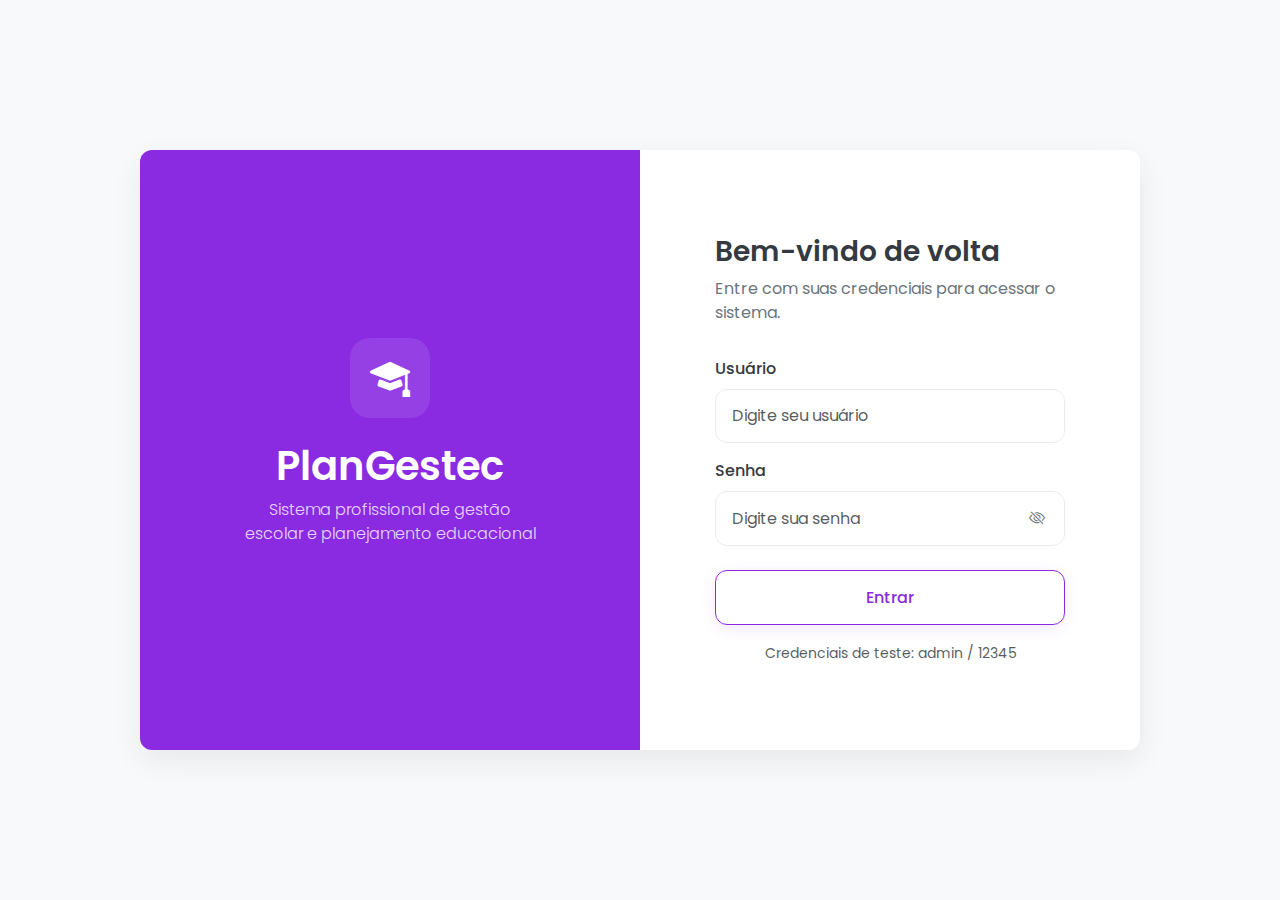
<file: index.html>
<!DOCTYPE html>
<html lang="pt-BR">
<head>
    <meta charset="UTF-8">
    <meta name="viewport" content="width=device-width, initial-scale=1.0">
    <title>Painel de Gestão Escolar v8</title>
    <link href="https://cdn.jsdelivr.net/npm/bootstrap@5.3.3/dist/css/bootstrap.min.css" rel="stylesheet">
    <link href="https://fonts.googleapis.com/css2?family=Poppins:wght@300;400;600;700&display=swap" rel="stylesheet">
    <link rel="stylesheet" href="https://cdn.jsdelivr.net/npm/bootstrap-icons@1.11.3/font/bootstrap-icons.min.css">
    <link rel="stylesheet" href="style.css">
</head>
    <script>
        // Desativa o clique com o botão direito
        document.addEventListener('contextmenu', function(e) {
            e.preventDefault();
        });

        // Desativa atalhos de teclado comuns
        document.onkeydown = function(e) {
            // F12
            if (e.keyCode == 123) {
                return false;
            }
            // Ctrl+Shift+I
            if (e.ctrlKey && e.shiftKey && e.keyCode == 'I'.charCodeAt(0)) {
                return false;
            }
            // Ctrl+Shift+J
            if (e.ctrlKey && e.shiftKey && e.keyCode == 'J'.charCodeAt(0)) {
                return false;
            }
            // Ctrl+U
            if (e.ctrlKey && e.keyCode == 'U'.charCodeAt(0)) {
                return false;
            }
        };
    </script>
<body>
    <script>
        if (!sessionStorage.getItem('isLoggedIn')) {
            window.location.href = 'login.html';
        }
    </script>

    <div class="container-fluid">
        <header class="header-clean">
            <div class="header-title-container">
                <h1 class="dashboard-title">Painel de Gestão Escolar</h1>
                <p class="dashboard-subtitle">Visão geral dos indicadores chave</p>
            </div>
            <div class="header-controls">
                <div class="input-group search-bar">
                    <span class="input-group-text"><i class="bi bi-search"></i></span>
                    <input type="text" id="searchInput" class="form-control" placeholder="Pesquisar por escola, INEP ou SEC...">
                </div>
                <button id="logout-button" class="btn btn-logout" title="Sair">
                    <i class="bi bi-box-arrow-right"></i>
                </button>
            </div>
        </header>

        <main>
            <section class="row mb-3">
                 <div class="col-lg-4 col-md-6 mb-4">
                    <div class="card info-card h-100 gradient-card-purple">
                        <div class="card-body">
                            <div class="d-flex align-items-center">
                                <div class="icon-circle bg-white-translucent"><i class="bi bi-piggy-bank text-white"></i></div>
                                <div class="ms-3">
                                    <p class="card-subtitle text-white-75">Saldo Inicial Total</p>
                                    <h4 class="card-title-value text-white" id="totalSaldoInicial">R$ 0,00</h4>
                                </div>
                            </div>
                        </div>
                    </div>
                </div>
                 <div class="col-lg-4 col-md-6 mb-4">
                    <div class="card info-card h-100 gradient-card-red">
                        <div class="card-body">
                            <div class="d-flex align-items-center">
                                <div class="icon-circle bg-white-translucent"><i class="bi bi-clipboard-data text-white"></i></div>
                                <div class="ms-3">
                                    <p class="card-subtitle text-white-75">Saldo Comprometido</p>
                                    <h4 class="card-title-value text-white" id="totalComprometido">R$ 0,00</h4>
                                </div>
                            </div>
                        </div>
                    </div>
                </div>
                <div class="col-lg-4 col-md-6 mb-4">
                    <div class="card info-card h-100 gradient-card-blue">
                        <div class="card-body">
                            <div class="d-flex align-items-center">
                                <div class="icon-circle bg-white-translucent"><i class="bi bi-wallet2 text-white"></i></div>
                                <div class="ms-3">
                                    <p class="card-subtitle text-white-75">Saldo Disponível Total</p>
                                    <h4 class="card-title-value text-white" id="totalSaldoDisponivel">R$ 0,00</h4>
                                </div>
                            </div>
                        </div>
                    </div>
                </div>
            </section>
            <section class="row mb-4">
                <div class="col-lg-3 col-md-6 mb-4">
                    <div class="card info-card h-100 gradient-card-green">
                        <div class="card-body"><div class="d-flex align-items-center"><div class="icon-circle bg-white-translucent"><i class="bi bi-pc-display-horizontal text-white"></i></div><div class="ms-3"><p class="card-subtitle text-white-75">Labs de Informática</p><h4 class="card-title-value text-white" id="labsImplantados">0 Implantados</h4></div></div></div>
                    </div>
                </div>
                <div class="col-lg-3 col-md-6 mb-4">
                    <div class="card info-card h-100 gradient-card-yellow">
                        <div class="card-body"><div class="d-flex align-items-center"><div class="icon-circle bg-white-translucent"><i class="bi bi-lightbulb text-white"></i></div><div class="ms-3"><p class="card-subtitle text-white-75">Escritórios Criativos</p><h4 class="card-title-value text-white" id="escritoriosImplantados">0 Implantados</h4></div></div></div>
                    </div>
                </div>
                <div class="col-lg-3 col-md-6 mb-4">
                    <div class="card info-card h-100 gradient-card-orange">
                        <div class="card-body"><div class="d-flex align-items-center"><div class="icon-circle bg-white-translucent"><i class="bi bi-tree text-white"></i></div><div class="ms-3"><p class="card-subtitle text-white-75">Proj. Agroecológico</p><h4 class="card-title-value text-white" id="totalAgro">0 Implantados</h4></div></div></div>
                    </div>
                </div>
                <div class="col-lg-3 col-md-6 mb-4">
                    <div class="card info-card h-100 gradient-card-teal">
                        <div class="card-body"><div class="d-flex align-items-center"><div class="icon-circle bg-white-translucent"><i class="bi bi-cpu text-white"></i></div><div class="ms-3"><p class="card-subtitle text-white-75">Lab. Robótica</p><h4 class="card-title-value text-white" id="totalRobotica">0 Implantados</h4></div></div></div>
                    </div>
                </div>
            </section>

            <section class="card data-card p-lg-4 p-3">
                <div class="card-body p-0">
                    <div class="d-flex justify-content-between align-items-center mb-4 flex-wrap gap-2">
                        <h5 class="card-title mb-0">Detalhes das Escolas</h5>
                        <div class="filter-container">
                             <select id="municipioFilter" class="form-select shadow-sm">
                                <option value="todos">Todos os Municípios</option>
                            </select>
                        </div>
                    </div>
                    <div class="table-responsive">
                        <table class="table table-borderless table-hover align-middle">
                            <thead id="table-header">
                                <tr>
                                    <th class="school-name-header sortable-header" data-sort-key="escola">Escola <i class="bi sort-icon"></i></th>
                                    <th class="d-none d-lg-table-cell sortable-header" data-sort-key="municipio">Município <i class="bi sort-icon"></i></th>
                                    <th class="text-center d-none d-lg-table-cell sortable-header" data-sort-key="labInformatica" title="Laboratório de Informática"><i class="bi bi-pc-display-horizontal"></i> <i class="bi sort-icon"></i></th>
                                    <th class="text-center d-none d-lg-table-cell sortable-header" data-sort-key="escritoriosCriativos" title="Escritórios Criativos"><i class="bi bi-lightbulb"></i> <i class="bi sort-icon"></i></th>
                                    <th class="text-center d-none d-lg-table-cell sortable-header" data-sort-key="projetoAgroecologico" title="Projeto Agroecológico"><i class="bi bi-flower1"></i> <i class="bi sort-icon"></i></th>
                                    <th class="text-center d-none d-lg-table-cell sortable-header" data-sort-key="labRobotica" title="Laboratório Robótica"><i class="bi bi-robot"></i> <i class="bi sort-icon"></i></th>
                                    <th class="d-none d-lg-table-cell sortable-header" data-sort-key="saldoDisponivel">Saldo Disponível <i class="bi sort-icon"></i></th>
                                    <th>Ações</th>
                                </tr>
                            </thead>
                            <tbody id="schoolTableBody"></tbody>
                        </table>
                    </div>
                </div>
            </section>
        </main>
    </div>

    <div class="modal fade" id="detailsModal" tabindex="-1" aria-labelledby="detailsModalLabel" aria-hidden="true">
        <div class="modal-dialog modal-lg modal-dialog-centered">
            <div class="modal-content">
                <div class="modal-header">
                    <h5 class="modal-title" id="detailsModalLabel"><i class="bi bi-buildings-fill me-2"></i> Detalhes da Unidade Escolar</h5>
                    <button type="button" class="btn-close" data-bs-dismiss="modal" aria-label="Close"></button>
                </div>
                <div class="modal-body">
                    <div id="modalBodyContent"></div>
                </div>
                <div class="modal-footer">
                    <button type="button" class="btn btn-secondary" data-bs-dismiss="modal">Fechar</button>
                    <button type="button" class="btn btn-primary btn-print" id="print-details-btn">
                        <i class="bi bi-printer-fill me-2"></i>Imprimir
                    </button>
                </div>
            </div>
        </div>
    </div>

    <script src="https://cdn.jsdelivr.net/npm/bootstrap@5.3.3/dist/js/bootstrap.bundle.min.js"></script>
    <script>
        document.addEventListener('DOMContentLoaded', () => {
            const printButton = document.getElementById('print-details-btn');
            if(printButton) {
                printButton.addEventListener('click', () => {
                    window.print();
                });
            }
        });
    </script>
    <script src="script.js"></script>
</body>
</html>
</file>
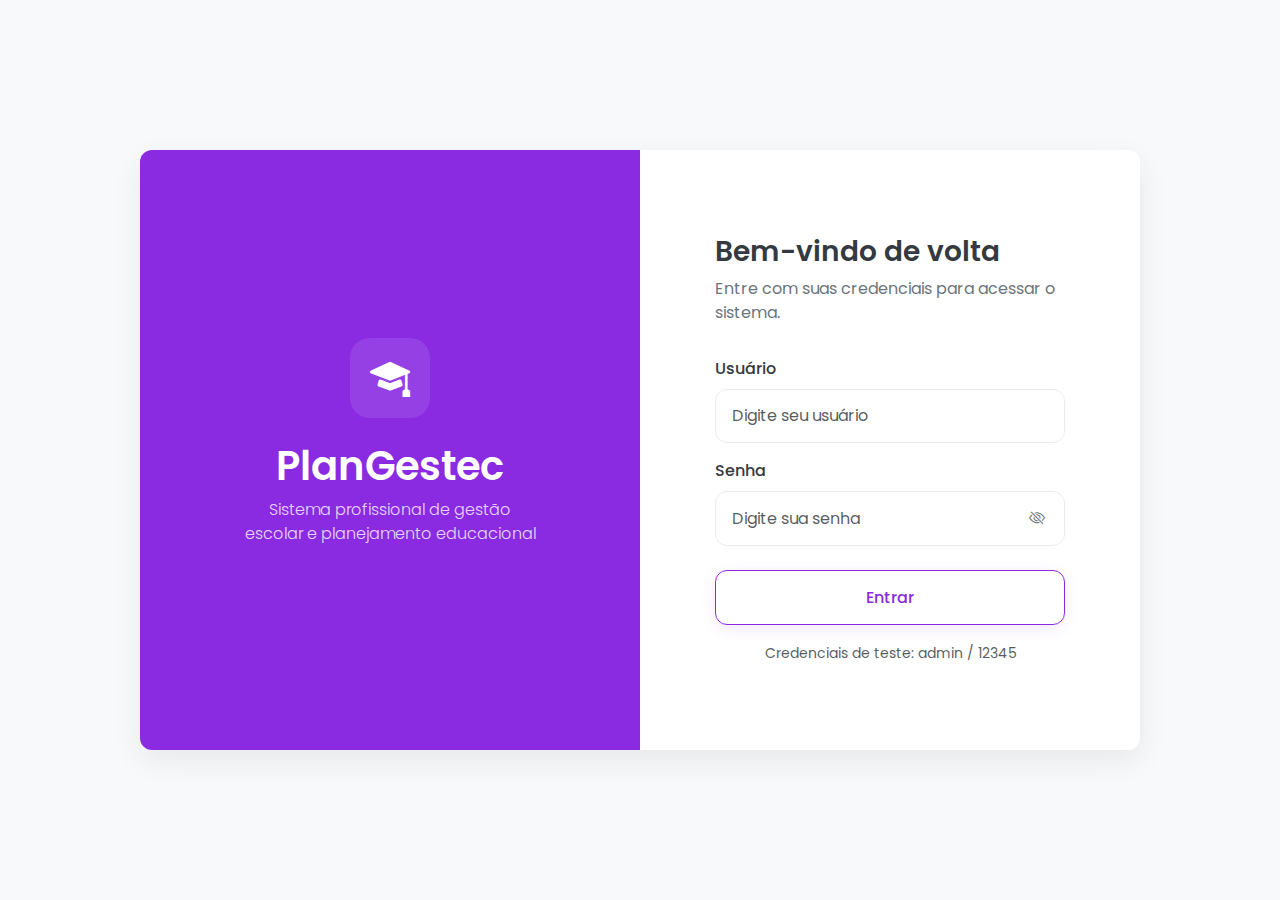
<file: login.html>
<!DOCTYPE html>
<html lang="pt-BR">
<head>
    <meta charset="UTF-8">
    <meta name="viewport" content="width=device-width, initial-scale=1.0">
    <title>Login - PlanGestec</title>
    <link href="https://cdn.jsdelivr.net/npm/bootstrap@5.3.3/dist/css/bootstrap.min.css" rel="stylesheet">
    <link href="https://fonts.googleapis.com/css2?family=Poppins:wght@300;400;500;600;700&display=swap" rel="stylesheet">
    <link rel="stylesheet" href="https://cdn.jsdelivr.net/npm/bootstrap-icons@1.11.3/font/bootstrap-icons.min.css">
    <link rel="stylesheet" href="login.style.css">
</head>
<body>

    <div class="login-container">
        <div class="login-branding">
            <div class="branding-content">
                <div class="logo-icon mb-4">
                    <i class="bi bi-mortarboard-fill"></i>
                </div>
                <h1>PlanGestec</h1>
                <p>Sistema profissional de gestão escolar e planejamento educacional</p>
            </div>
        </div>

        <div class="login-form-wrapper">
            <div class="login-form">
                <h3 class="form-title">Bem-vindo de volta</h3>
                <p class="form-subtitle">Entre com suas credenciais para acessar o sistema.</p>

                <form id="auth-form" novalidate>
                    <div id="error-message" class="alert alert-danger d-none p-2 text-center" role="alert"></div>

                    <div class="form-group mb-3">
                        <label for="email" class="form-label">Usuário</label>
                        <input type="email" class="form-control" id="email" placeholder="Digite seu usuário" required>
                    </div>

                    <div class="form-group mb-4">
                        <label for="password" class="form-label">Senha</label>
                        <div class="password-wrapper">
                            <input type="password" class="form-control" id="password" placeholder="Digite sua senha" required>
                            <button class="btn btn-toggle-password" type="button" id="toggle-password">
                                <i class="bi bi-eye-slash"></i>
                            </button>
                        </div>
                    </div>

                    <div class="d-grid mb-3">
                        <button class="btn btn-login" type="submit">
                            <span class="btn-text">Entrar</span>
                            <div class="spinner-border spinner-border-sm d-none" role="status">
                                <span class="visually-hidden">Loading...</span>
                            </div>
                        </button>
                    </div>

                    <div class="text-center">
                        <small class="text-muted">Credenciais de teste: admin / 12345</small>
                    </div>
                </form>
            </div>
        </div>
    </div>

    <script src="login.script.js"></script>
</body>
</html>
</file>
<file: style.css>
:root {
  --primary-purple: #a672bb;
  --primary-blue: #5d9cec;
  --primary-green: #62cb8d;
  --primary-orange-gradient: linear-gradient(45deg, #ffb88c, #ff868e);

  --project-green: #2ecc71;
  --project-yellow: #f1c40f;
  --project-orange: #e67e22;
  --project-teal: #1abc9c;

  --background-color: #f9fafb;
  --card-background: #ffffff;
  --text-color: #6c757d;
  --heading-color: #343a40;
  --shadow: 0 4px 25px rgba(0, 0, 0, 0.06);
  --border-radius: 16px;
  --transition-smooth: all 0.3s ease-in-out;
}

body {
  background-color: var(--background-color);
  font-family: "Poppins", sans-serif;
  color: var(--text-color);
}

.main-container {
  padding-top: 2.5rem;
  padding-right: 7.5rem;
  padding-bottom: 2.5rem;
  padding-left: 7.5rem;
}
/* Header Refinado */
.header {
  background-color: var(--card-background);
  padding: 1rem 7.5rem;
  margin-bottom: 2.5rem;
  display: flex;
  justify-content: space-between;
  align-items: center;
  flex-wrap: wrap;
  border: 1px solid #eef0f2;
  gap: 1.5rem;
}

.dashboard-title {
  font-weight: 600;
  color: var(--primary-purple); /* Garante que use a cor definida em :root */
  margin: 0;
  font-size: 1.8rem;
}
.dashboard-subtitle {
  margin: 0;
  font-weight: 400;
  font-size: 0.9rem;
}
.header-controls {
  display: flex;
  align-items: center;
  gap: 0.5rem;
}
.search-bar {
  max-width: 300px;
}
.search-bar .form-control,
.search-bar .input-group-text {
  border: none;
  background: transparent;
  padding-top: 0.75rem;
  padding-bottom: 0.75rem;
}
.search-bar .form-control:focus {
  box-shadow: none;
}
.header-controls .input-group {
  border: 1px solid #eef0f2;
  border-radius: var(--border-radius);
  transition: var(--transition-smooth);
}
.header-controls .input-group:focus-within {
  border-color: var(--primary-purple);
  box-shadow: 0 0 0 3px rgba(163, 103, 177, 0.15);
}
.btn-icon {
  background-color: transparent;
  color: var(--text-color);
  width: 48px;
  height: 48px;
  border-radius: var(--border-radius);
  font-size: 1.3rem;
  transition: var(--transition-smooth);
  border: 1px solid #eef0f2;
}
.btn-icon:hover {
  background-color: #f8f9fa;
  color: var(--primary-purple);
}

/* KPI Cards */
.info-card {
  border: none;
  border-radius: var(--border-radius);
  box-shadow: var(--shadow);
  transition: var(--transition-smooth);
  color: white;
}
.info-card:hover {
  transform: translateY(-7px);
  box-shadow: 0 10px 30px rgba(0, 0, 0, 0.08);
}
.info-card .card-body {
  padding: 1.5rem;
}
.card-subtitle {
  font-size: 0.9rem;
  margin-bottom: 0.5rem;
  font-weight: 300;
  color: rgba(255, 255, 255, 0.85);
}
.card-title-value {
  font-size: 1.75rem;
  font-weight: 600;
}
.icon-circle {
  width: 50px;
  height: 50px;
  border-radius: 50%;
  display: flex;
  align-items: center;
  justify-content: center;
  background-color: rgba(255, 255, 255, 0.2);
  font-size: 1.5rem;
}

/* Card Palettes */
.clickable-card {
  cursor: pointer;
}
.card-purple {
  background-color: var(--primary-purple);
}
.card-blue {
  background-color: var(--primary-blue);
}
.card-green {
  background-color: var(--primary-green);
}
.card-orange {
  background: var(--primary-orange-gradient);
}
.card-project-green {
  background-color: var(--project-green);
}
.card-project-yellow {
  background-color: var(--project-yellow);
}
.card-project-orange {
  background-color: var(--project-orange);
}
.card-project-teal {
  background-color: var(--project-teal);
}

/* Data Table Card */
.data-card {
  border: none;
  border-radius: var(--border-radius);
  box-shadow: var(--shadow);
}
.data-card .card-body {
  padding: 2rem;
}
.filter-container {
  min-width: 250px;
}
.form-select {
  border-radius: var(--border-radius);
  border: 1px solid #eef0f2;
}
.form-select:focus {
  box-shadow: 0 0 0 3px rgba(163, 103, 177, 0.2);
  border-color: var(--primary-purple);
}

/* Table */
.table thead th {
  font-weight: 500;
  color: #999;
  text-transform: uppercase;
  font-size: 0.8rem;
  letter-spacing: 0.5px;
  border-bottom: 2px solid #eef0f2;
  white-space: nowrap;
}
.table thead .sortable-header {
  cursor: pointer;
  transition: var(--transition-smooth);
}
.table thead .sortable-header:hover {
  color: var(--primary-purple);
}
.table thead .sort-icon {
  font-size: 0.8em;
  margin-left: 0.3rem;
}
.table tbody tr td {
  padding: 1rem;
  vertical-align: middle;
  color: #555;
}
.table tbody tr td strong {
  color: var(--heading-color);
  font-weight: 500;
}
.table tbody tr {
  border-bottom: 1px solid #f2f4f6;
}
.table-hover > tbody > tr:hover {
  background-color: #fcfaff;
}
.table tbody tr:last-child {
  border-bottom: none;
}
.btn-details {
  background-color: #f7f2fa;
  border: 1px solid #e3d5f2;
  color: var(--primary-purple);
  border-radius: 8px;
  padding: 0.4rem 1rem;
  font-weight: 500;
  transition: var(--transition-smooth);
}
.btn-details:hover {
  background-color: var(--primary-purple);
  color: white;
  transform: translateY(-2px);
}

/* Badge Statuses */
.status-badge {
  padding: 0.3rem 0.8rem;
  border-radius: 20px;
  font-size: 0.8rem;
  font-weight: 500;
}
.status-ativa {
  background-color: #d1e7dd;
  color: #0f5132;
} /* Verde */
.status-abertura {
  background-color: #fff3cd;
  color: #664d03;
} /* Amarelo */
.status-repasse {
  background-color: #cce5ff;
  color: #084298;
} /* Azul */
.status-posse {
  background-color: #e2d9f3;
  color: #492f74;
} /* Roxo */
.status-reparo {
  background-color: #ffdede;
  color: #842029;
} /* Vermelho */
.status-default {
  background-color: #e2e3e5;
  color: #41464b;
} /* Cinza */

/* Modals & Print */
.modal-content,
.offcanvas-header,
.offcanvas-body {
  border-radius: var(--border-radius);
  border: none;
}
.modal-header,
.offcanvas-header {
  background-color: #f8f9fa;
  color: var(--primary-purple);
}
.modal-title,
.offcanvas-title {
  font-weight: 600;
}
.modal-body,
.offcanvas-body {
  padding: 2rem;
}
.modal-footer {
  background-color: #f8f9fa;
  border-top: 1px solid #e9ecef;
}
.btn-print {
  background-color: var(--primary-purple);
  border-color: var(--primary-purple);
}
.btn-print:hover {
  background-color: #5a189a;
  border-color: #5a189a;
}
#projectListModal .modal-body {
  padding: 0.5rem 0;
}
#projectListModalBody .list-group-item {
  padding: 1rem 1.5rem;
  border-bottom: 1px solid #f0f2f5;
}
#projectListModalBody .list-group-item:last-child {
  border-bottom: none;
}
.detail-group h6 {
  font-weight: 600;
  color: var(--primary-purple);
  border-bottom: 2px solid #eef0f2;
  padding-bottom: 0.8rem;
  margin-bottom: 1.5rem;
  display: flex;
  align-items: center;
  gap: 10px;
}
.detail-group h6 i {
  font-size: 1.4rem;
}
.detail-grid {
  display: grid;
  grid-template-columns: repeat(auto-fit, minmax(180px, 1fr));
  gap: 1.2rem;
}
.detail-item p {
  margin-bottom: 0.2rem;
  font-size: 0.85rem;
  color: #6c757d;
}
.detail-item span {
  font-weight: 600;
  color: var(--heading-color);
  font-size: 0.95rem;
}
.school-codes {
  background-color: #f8f9fa;
  border: 1px solid #eef0f2;
  padding: 1rem;
  border-radius: 12px;
  display: flex;
  gap: 1.5rem;
  margin-bottom: 2rem;
}
.school-codes div {
  flex: 1;
}
.school-codes p {
  font-size: 0.8rem;
  margin: 0;
  color: #888;
}
.school-codes span {
  font-size: 1rem;
  font-weight: 600;
  color: var(--heading-color);
}

/* --- ESTILOS DE IMPRESSÃO REVISADOS --- */
#print-header {
  display: none;
}

@media print {
  body > *:not(#print-header):not(.modal.show) {
    display: none !important;
  }
  #print-header,
  .modal.show {
    display: block !important;
  }

  #print-header {
    margin-bottom: 2rem;
    border-bottom: 2px solid #000;
    padding-bottom: 1rem;
  }
  .print-header-top {
    display: flex;
    justify-content: space-between;
    font-size: 0.8rem;
    color: #666 !important;
  }
  .print-header-title {
    font-size: 1.5rem;
    text-align: center;
    margin-top: 1rem;
    font-weight: 600;
    color: #000 !important;
  }
  .print-header-quantity {
    text-align: center;
    font-size: 1rem;
    margin-top: 0.5rem;
    border-top: 1px solid #ccc;
    border-bottom: 1px solid #ccc;
    padding: 0.5rem 0;
    color: #333 !important;
  }

  .modal-backdrop,
  .modal-footer,
  .modal-header {
    display: none !important;
  }
  .modal {
    position: static !important;
    overflow: visible !important;
    background: transparent !important;
    box-shadow: none !important;
  }
  .modal-dialog {
    width: 100% !important;
    max-width: 100% !important;
    margin: 0 !important;
    transform: none !important;
  }
  .modal-content {
    border: none !important;
    box-shadow: none !important;
  }
  .modal-body {
    padding: 0 !important;
  }

  * {
    color: #000 !important;
    background: transparent !important;
    box-shadow: none !important;
    text-shadow: none !important;
  }
  .badge,
  .school-codes {
    border: 1px solid #dee2e6 !important;
  }
  a {
    text-decoration: none !important;
  }
  .list-group-item {
    page-break-inside: avoid;
  }

  /* NOVO: Layout de duas colunas para o modal de detalhes */
  #detailsModal .modal-body-columns {
    display: flex;
    gap: 2rem;
  }
  #detailsModal .detail-group {
    flex: 1;
    page-break-inside: avoid;
  }
  #detailsModal .detail-group .row {
    flex-direction: column;
  }
  #detailsModal .detail-group .col-md-4 {
    width: 100%;
    margin-bottom: 1rem;
  }
}

@media (max-width: 992px) {
  main,
  .header {
    padding-left: 1.5rem;
    padding-right: 1.5rem;
  }
}

@media (max-width: 767.98px) {
  .main-container {
    padding-top: 2.5rem;
    padding-right: 0.5rem;
    padding-bottom: 2.5rem;
    padding-left: 0.5rem;
  }

  .header {
    flex-direction: column;
    align-items: stretch;
  }
  .card-title-value {
    font-size: 1.5rem;
  }
  .data-card .card-body {
    padding: 1rem;
  }

  /* Transformação da Tabela para Cards */
  .table thead {
    display: none;
  }
  .table tbody,
  .table tr,
  .table td {
    display: block;
    justify-content: center !important;
    width: 100%;
  }
  .table tr {
    margin-bottom: 1rem;
    border-radius: var(--border-radius);
    border: 1px solid #eef0f2;
    background-color: var(--card-background);
    box-shadow: var(--shadow);
    padding: 0.5rem;
  }
  .table td {
    display: flex;
    justify-content: space-between;
    align-items: center;
    padding: 0.75rem;
    border: none;
    border-bottom: 1px solid #f2f4f6;
    text-align: right;
  }
  .table tr td:last-child {
    border-bottom: none;
  }
  .table td::before {
    content: attr(data-label);
    font-weight: 600;
    color: var(--heading-color);
    padding-right: 1rem;
    text-align: left;
  }
  .table td:first-child {
    padding: 1rem;
    font-size: 1.1rem;
    text-align: center;
    justify-content: center;
    font-weight: 600;
    color: var(--heading-color);
  }
  .table td:first-child::before {
    display: none;
  }
  .table td:last-child {
    padding: 0.5rem;
  }
  .btn-details {
    width: 100%;
    padding: 0.75rem;
  }
}
</file>
<file: login.style.css>
:root {
    --primary-purple: #8A2BE2; /* A cor principal do seu modelo */
    --background-color: #F8F9FA;
    --card-background: #FFFFFF;
    --text-color: #6c757d;
    --heading-color: #343a40;
    --border-color: #E9ECEF;
    --border-radius: 12px;
    --shadow-soft: 0 10px 30px rgba(0, 0, 0, 0.07);
    --transition-smooth: all 0.3s ease-in-out;
}

body {
    font-family: 'Poppins', sans-serif;
    background-color: var(--background-color);
    display: flex;
    align-items: center;
    justify-content: center;
    min-height: 100vh;
    padding: 2rem;
}

.login-container {
    display: grid;
    grid-template-columns: 1fr 1fr;
    max-width: 1000px;
    width: 100%;
    min-height: 600px;
    background-color: var(--card-background);
    border-radius: var(--border-radius);
    box-shadow: var(--shadow-soft);
    overflow: hidden;
}

/* Coluna da Esquerda (Branding) */
.login-branding {
    background-color: var(--primary-purple);
    color: white;
    display: flex;
    flex-direction: column;
    align-items: center;
    justify-content: center;
    padding: 3rem;
    text-align: center;
}
.branding-content {
    animation: fadeIn 1s ease-in-out;
}
.logo-icon {
    width: 80px;
    height: 80px;
    border-radius: 20px;
    background-color: rgba(255, 255, 255, 0.1);
    display: flex;
    align-items: center;
    justify-content: center;
    margin-left: auto;
    margin-right: auto;
    font-size: 2.5rem;
}
.branding-content h1 {
    font-weight: 600;
    margin-top: 1.5rem;
    margin-bottom: 0.5rem;
}
.branding-content p {
    font-size: 1rem;
    font-weight: 300;
    opacity: 0.8;
    max-width: 300px;
}

/* Coluna da Direita (Formulário) */
.login-form-wrapper {
    display: flex;
    align-items: center;
    justify-content: center;
    padding: 3rem;
}
.login-form {
    width: 100%;
    max-width: 350px;
}
.form-title {
    font-weight: 600;
    color: var(--heading-color);
    margin-bottom: 0.5rem;
}
.form-subtitle {
    color: var(--text-color);
    margin-bottom: 2rem;
}
.form-label {
    font-weight: 500;
    color: var(--heading-color);
    margin-bottom: 0.5rem;
}
.form-control {
    border-radius: var(--border-radius);
    padding: 0.9rem 1rem;
    border: 1px solid var(--border-color);
    transition: var(--transition-smooth);
}
.form-control:focus {
    box-shadow: 0 0 0 3px rgba(138, 43, 226, 0.15);
    border-color: var(--primary-purple);
}
.password-wrapper {
    position: relative;
}
.btn-toggle-password {
    position: absolute;
    top: 50%;
    right: 0.5rem;
    transform: translateY(-50%);
    border: none;
    background: transparent;
    color: var(--text-color);
}

/* ESTILO DO BOTÃO ATUALIZADO */
.btn-login {
    background-color: var(--card-background); /* Fundo branco */
    border: 1px solid var(--primary-purple); /* Borda roxa */
    color: var(--primary-purple); /* Texto roxo */
    padding: 0.9rem;
    font-weight: 500;
    border-radius: var(--border-radius);
    transition: var(--transition-smooth);
    box-shadow: 0 4px 15px rgba(138, 43, 226, 0.1);
    display: flex;
    align-items: center;
    justify-content: center;
    gap: 0.5rem;
}
.btn-login:hover {
    background-color: var(--primary-purple); /* Fundo roxo ao passar o mouse */
    color: white; /* Texto branco ao passar o mouse */
    transform: translateY(-3px);
    box-shadow: 0 7px 20px rgba(138, 43, 226, 0.2);
}
.btn-login:disabled {
    opacity: 0.7;
    cursor: not-allowed;
}

@keyframes fadeIn {
    from { opacity: 0; transform: translateY(20px); }
    to { opacity: 1; transform: translateY(0); }
}

/* Responsividade */
@media (max-width: 992px) {
    .login-container {
        grid-template-columns: 1fr;
        min-height: auto;
    }
    .login-branding {
        display: none;
    }
    .login-form-wrapper {
        padding: 2rem;
    }
}
</file>
